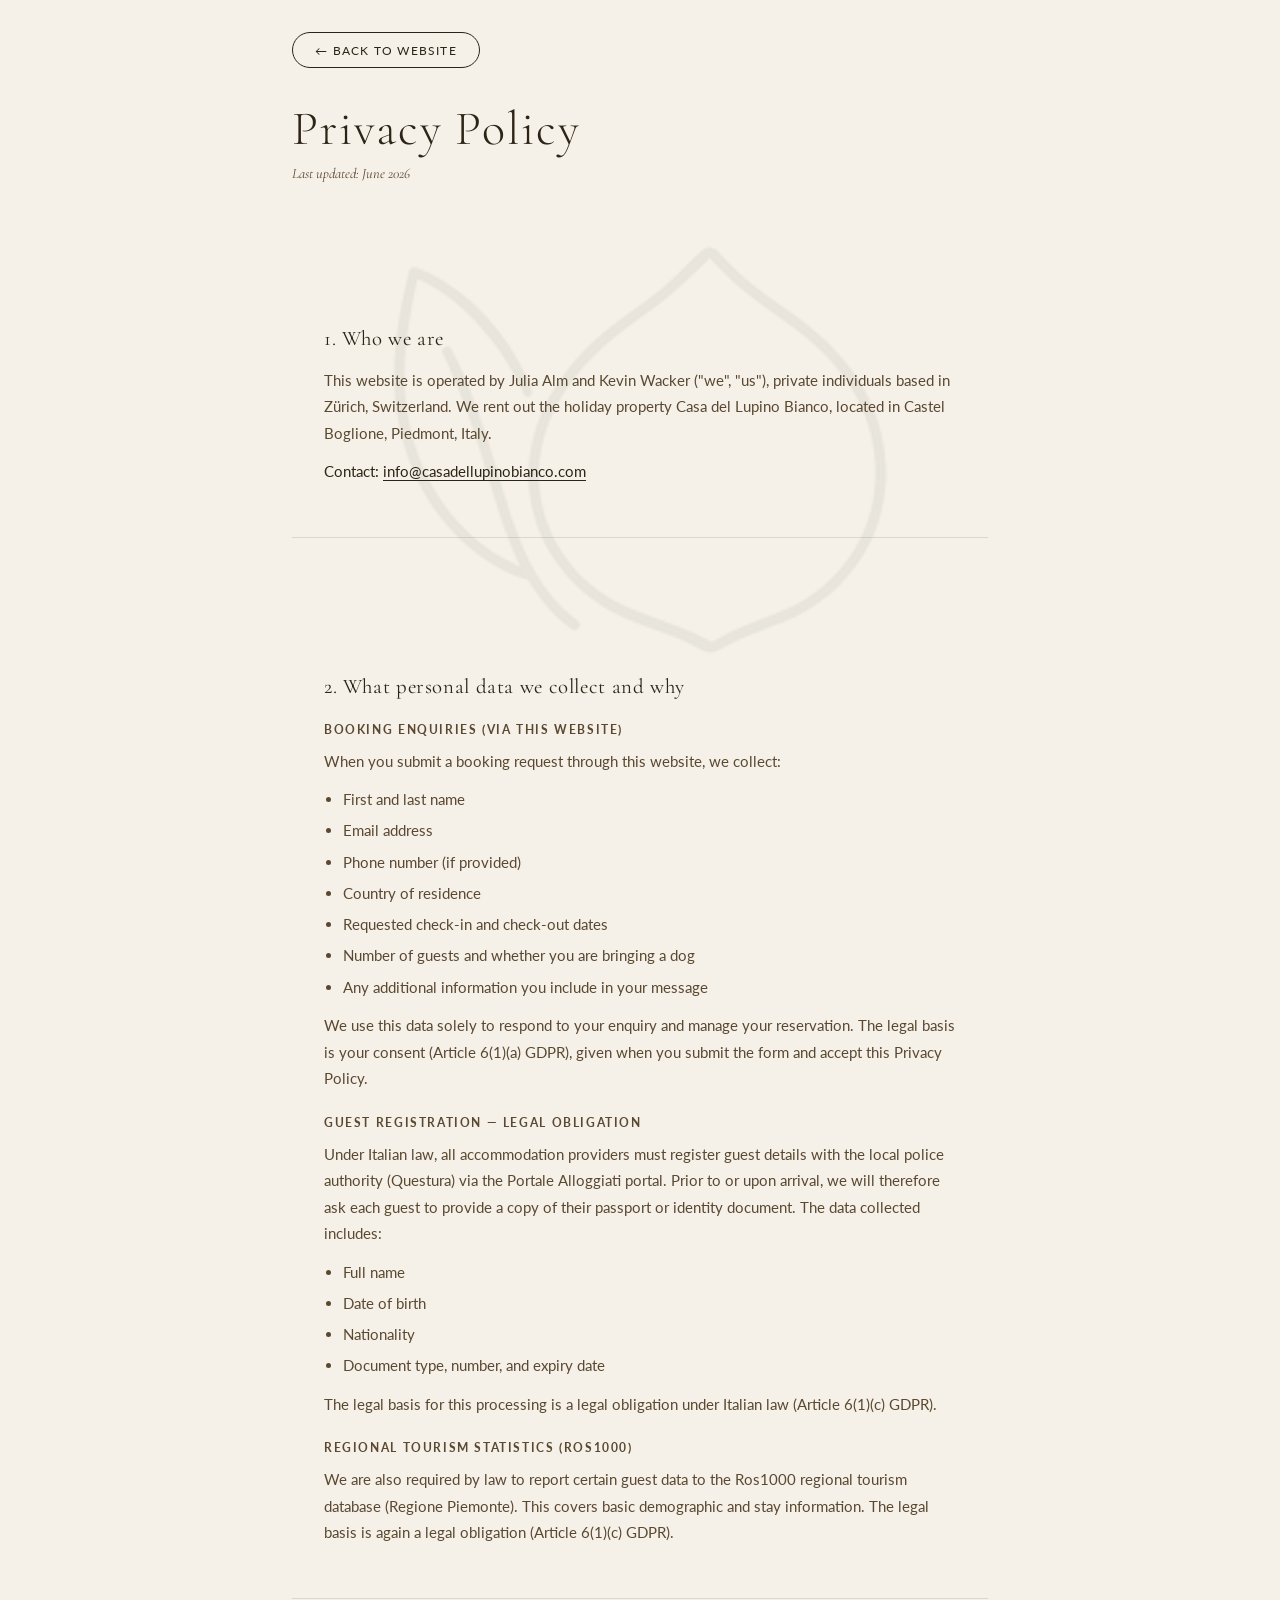
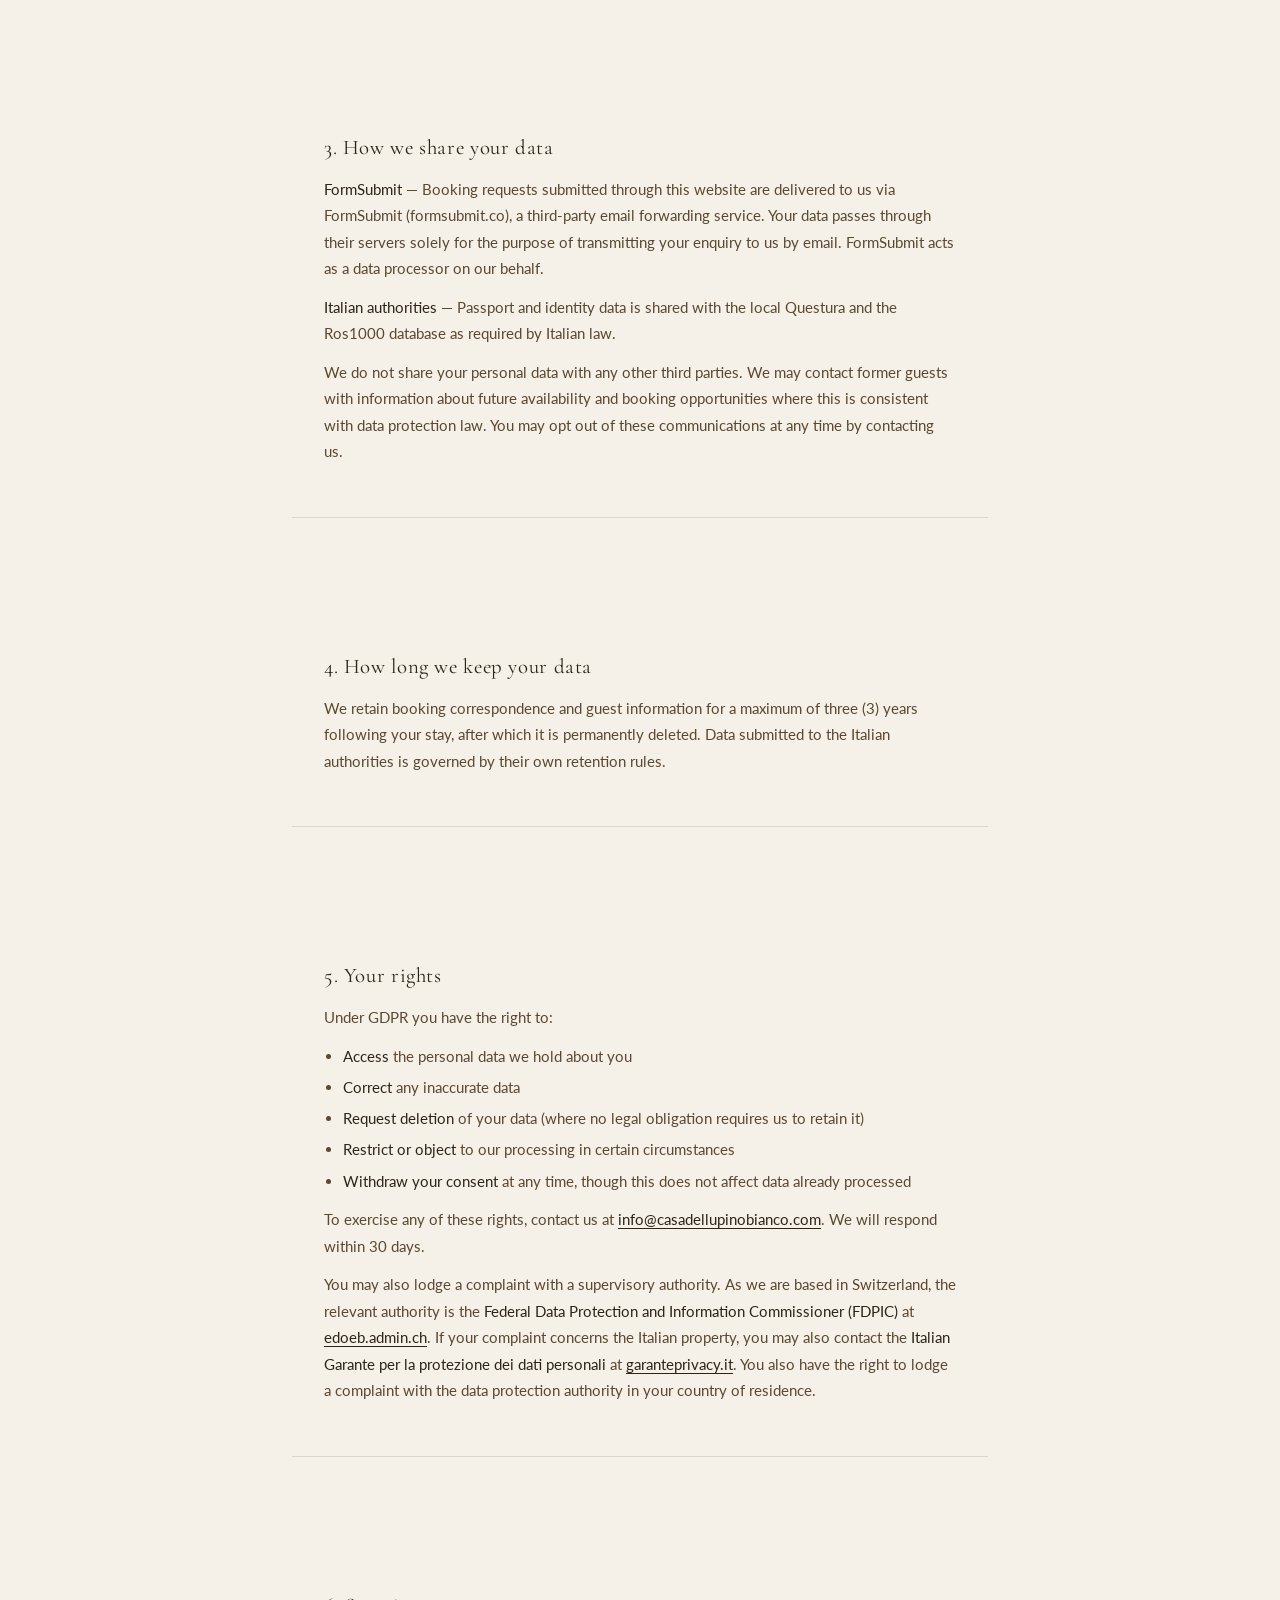
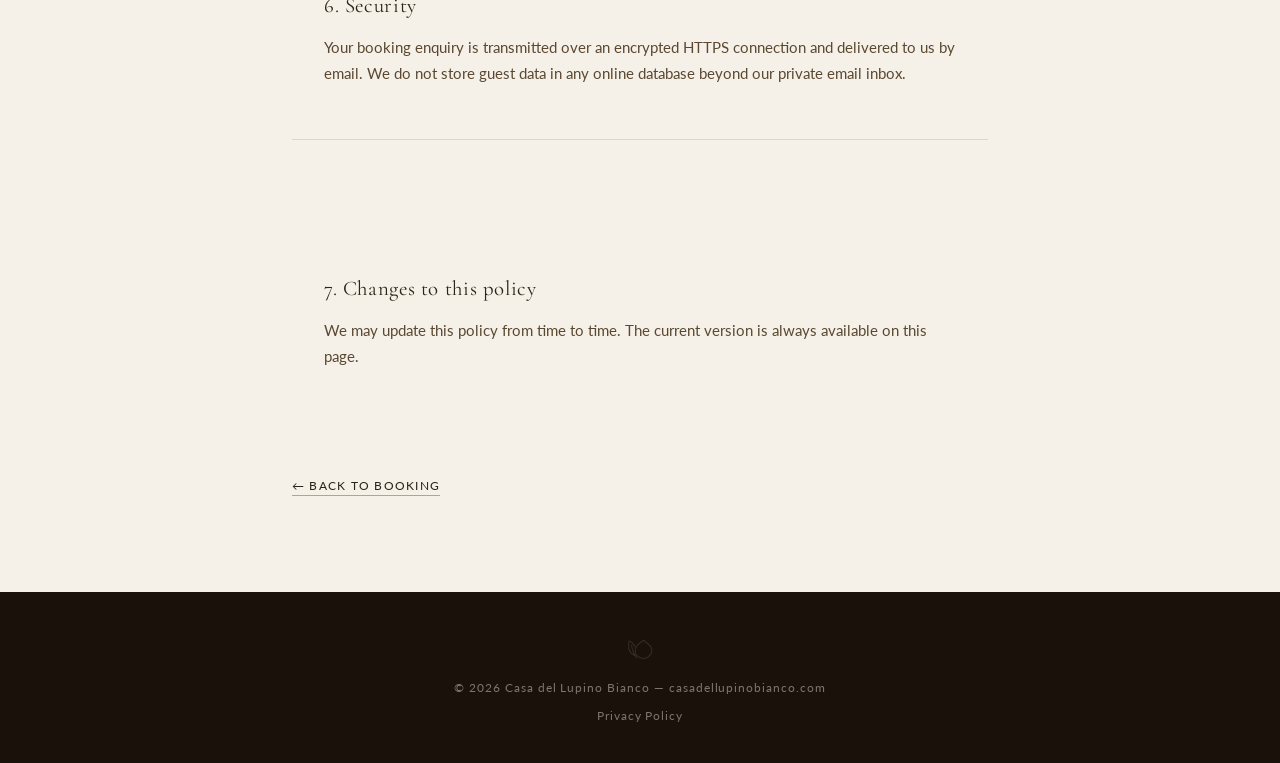
<file: privacy-policy.html>
<!DOCTYPE html>
<html lang="en">
<head>
  <meta charset="UTF-8" />
  <meta name="viewport" content="width=device-width, initial-scale=1.0" />
  <title>Privacy Policy — Casa del Lupino Bianco</title>
  <meta name="robots" content="noindex" />

  <link rel="icon" type="image/png" sizes="192x192" href="images/favicon-192.png" />
  <link rel="apple-touch-icon" href="images/apple-touch-icon.png" />
  <link rel="manifest" href="site.webmanifest" />
  <meta name="theme-color" content="#1c3e29" />

  <link rel="preconnect" href="https://fonts.googleapis.com" />
  <link rel="preconnect" href="https://fonts.gstatic.com" crossorigin />
  <link href="https://fonts.googleapis.com/css2?family=Cormorant+Garamond:ital,wght@0,300;0,400;0,600;1,300;1,400&family=Lato:wght@300;400&display=swap" rel="stylesheet" />
  <link rel="stylesheet" href="css/style.css?v=41" />
</head>
<body class="policy-body">

  <img src="images/logo-watermark.png" alt="" class="policy-watermark" aria-hidden="true">

  <div class="policy-topbar">
    <a href="index.html" class="policy-home-btn">&#8592; Back to Website</a>
  </div>

  <main class="policy-page">
    <h1>Privacy Policy</h1>
    <p class="policy-updated">Last updated: June 2026</p>

    <section class="policy-section">
      <h2>1. Who we are</h2>
      <p>This website is operated by Julia Alm and Kevin Wacker ("we", "us"), private individuals based in Zürich, Switzerland. We rent out the holiday property Casa del Lupino Bianco, located in Castel Boglione, Piedmont, Italy.</p>
      <p><strong>Contact:</strong> <a href="mailto:info@casadellupinobianco.com">info@casadellupinobianco.com</a></p>
    </section>

    <section class="policy-section">
      <h2>2. What personal data we collect and why</h2>

      <h3>Booking enquiries (via this website)</h3>
      <p>When you submit a booking request through this website, we collect:</p>
      <ul>
        <li>First and last name</li>
        <li>Email address</li>
        <li>Phone number (if provided)</li>
        <li>Country of residence</li>
        <li>Requested check-in and check-out dates</li>
        <li>Number of guests and whether you are bringing a dog</li>
        <li>Any additional information you include in your message</li>
      </ul>
      <p>We use this data solely to respond to your enquiry and manage your reservation. The legal basis is your consent (Article 6(1)(a) GDPR), given when you submit the form and accept this Privacy Policy.</p>

      <h3>Guest registration — legal obligation</h3>
      <p>Under Italian law, all accommodation providers must register guest details with the local police authority (Questura) via the Portale Alloggiati portal. Prior to or upon arrival, we will therefore ask each guest to provide a copy of their passport or identity document. The data collected includes:</p>
      <ul>
        <li>Full name</li>
        <li>Date of birth</li>
        <li>Nationality</li>
        <li>Document type, number, and expiry date</li>
      </ul>
      <p>The legal basis for this processing is a legal obligation under Italian law (Article 6(1)(c) GDPR).</p>

      <h3>Regional tourism statistics (Ros1000)</h3>
      <p>We are also required by law to report certain guest data to the Ros1000 regional tourism database (Regione Piemonte). This covers basic demographic and stay information. The legal basis is again a legal obligation (Article 6(1)(c) GDPR).</p>
    </section>

    <section class="policy-section">
      <h2>3. How we share your data</h2>
      <p><strong>FormSubmit</strong> — Booking requests submitted through this website are delivered to us via FormSubmit (formsubmit.co), a third-party email forwarding service. Your data passes through their servers solely for the purpose of transmitting your enquiry to us by email. FormSubmit acts as a data processor on our behalf.</p>
      <p><strong>Italian authorities</strong> — Passport and identity data is shared with the local Questura and the Ros1000 database as required by Italian law.</p>
      <p>We do not share your personal data with any other third parties. We may contact former guests with information about future availability and booking opportunities where this is consistent with data protection law. You may opt out of these communications at any time by contacting us.</p>
    </section>

    <section class="policy-section">
      <h2>4. How long we keep your data</h2>
      <p>We retain booking correspondence and guest information for a maximum of three (3) years following your stay, after which it is permanently deleted. Data submitted to the Italian authorities is governed by their own retention rules.</p>
    </section>

    <section class="policy-section">
      <h2>5. Your rights</h2>
      <p>Under GDPR you have the right to:</p>
      <ul>
        <li><strong>Access</strong> the personal data we hold about you</li>
        <li><strong>Correct</strong> any inaccurate data</li>
        <li><strong>Request deletion</strong> of your data (where no legal obligation requires us to retain it)</li>
        <li><strong>Restrict or object</strong> to our processing in certain circumstances</li>
        <li><strong>Withdraw your consent</strong> at any time, though this does not affect data already processed</li>
      </ul>
      <p>To exercise any of these rights, contact us at <a href="mailto:info@casadellupinobianco.com">info@casadellupinobianco.com</a>. We will respond within 30 days.</p>
      <p>You may also lodge a complaint with a supervisory authority. As we are based in Switzerland, the relevant authority is the <strong>Federal Data Protection and Information Commissioner (FDPIC)</strong> at <a href="https://www.edoeb.admin.ch" target="_blank" rel="noopener">edoeb.admin.ch</a>. If your complaint concerns the Italian property, you may also contact the <strong>Italian Garante per la protezione dei dati personali</strong> at <a href="https://www.garanteprivacy.it" target="_blank" rel="noopener">garanteprivacy.it</a>. You also have the right to lodge a complaint with the data protection authority in your country of residence.</p>
    </section>

    <section class="policy-section">
      <h2>6. Security</h2>
      <p>Your booking enquiry is transmitted over an encrypted HTTPS connection and delivered to us by email. We do not store guest data in any online database beyond our private email inbox.</p>
    </section>

    <section class="policy-section">
      <h2>7. Changes to this policy</h2>
      <p>We may update this policy from time to time. The current version is always available on this page.</p>
    </section>

    <a href="index.html#booking" class="policy-back">&#8592; Back to Booking</a>
  </main>

  <!-- FOOTER -->
  <footer>
    <img src="images/logo.png" alt="Casa del Lupino Bianco" class="footer-logo" />
    <p>&copy; <span id="year"></span> Casa del Lupino Bianco &mdash; casadellupinobianco.com</p>
    <p><a href="privacy-policy.html" class="footer-privacy-link">Privacy Policy</a></p>
  </footer>

  <script>
    document.getElementById('year').textContent = new Date().getFullYear();
  </script>
</body>
</html>
</file>
<file: css/style.css>
/* ─── Variables ─────────────────────────────────────────── */
:root {
  --cream:   #F5F0E8;
  --cream2:  #EDE6D8;
  --gold-lt: #C4A84F;
  --brown:   #2C2416;
  --brown-lt:#5A4830;
  --white:   #FFFFFF;
  --nav-h:   72px;
  --serif:   'Cormorant Garamond', Georgia, serif;
  --sans:    'Lato', system-ui, sans-serif;
  --ease:    cubic-bezier(0.25, 0.46, 0.45, 0.94);
}

/* ─── Reset ─────────────────────────────────────────────── */
*, *::before, *::after { box-sizing: border-box; margin: 0; padding: 0; }
html { scroll-behavior: smooth; }
body {
  font-family: var(--sans);
  background: var(--cream);
  color: var(--brown);
  overflow-x: hidden;
}
img { display: block; max-width: 100%; }
a { color: inherit; text-decoration: none; }
address { font-style: normal; }

/* ─── Nav ───────────────────────────────────────────────── */
#nav {
  position: fixed;
  top: 0; left: 0; right: 0;
  z-index: 100;
  transition: background 0.4s var(--ease), box-shadow 0.4s var(--ease);
}
#nav.scrolled {
  background: rgba(245, 240, 232, 0.96);
  box-shadow: 0 1px 20px rgba(44,36,22,0.10);
  backdrop-filter: blur(6px);
}
.nav-inner {
  max-width: 1300px;
  margin: 0 auto;
  height: var(--nav-h);
  padding: 0 2rem;
  display: flex;
  align-items: center;
  justify-content: space-between;
}
.nav-logo {
  display: flex;
  align-items: center;
  gap: 0.7rem;
}
.logo-mark {
  position: relative;
  display: block;
  width: 34px;
  height: 28px;
  perspective: 700px;
  perspective-origin: 63% 50%;
}
.logo-mark img {
  position: absolute;
  top: 0;
  left: 0;
  width: 100%;
  height: 100%;
  filter: brightness(0) invert(1) sepia(5%) brightness(0.97);
  transition: filter 0.3s;
}
#nav.scrolled .logo-mark img { filter: none; }
.logo-leaf {
  z-index: 1;
  transform-origin: 37% 91%;
}
.logo-nut {
  z-index: 2;
  transform-style: preserve-3d;
  transform-origin: 63% 50%;
}
.nav-logo:hover .logo-leaf {
  animation: nav-logo-sway 4.5s ease-in-out infinite;
}
.nav-logo:hover .logo-nut {
  animation: nav-logo-spin 4.5s linear infinite;
}
@keyframes nav-logo-sway {
  0%, 100% { transform: rotate(0deg); }
  50%      { transform: rotate(-7deg); }
}
@keyframes nav-logo-spin {
  from { transform: rotateY(0deg); }
  to   { transform: rotateY(360deg); }
}
@media (prefers-reduced-motion: reduce) {
  .nav-logo:hover .logo-leaf,
  .nav-logo:hover .logo-nut {
    animation: none;
  }
}
.nav-logo span {
  font-family: var(--serif);
  font-size: 1.15rem;
  font-weight: 400;
  letter-spacing: 0.04em;
  color: var(--cream);
  transition: color 0.3s;
  white-space: nowrap;
}
#nav.scrolled .nav-logo span { color: var(--brown); }

#nav nav {
  display: flex;
  gap: 2.5rem;
}
#nav nav a {
  font-family: var(--sans);
  font-size: 0.78rem;
  font-weight: 400;
  letter-spacing: 0.14em;
  text-transform: uppercase;
  color: var(--cream);
  position: relative;
  transition: color 0.3s;
}
#nav.scrolled nav a { color: var(--brown); }
#nav nav a::after {
  content: '';
  position: absolute;
  bottom: -3px; left: 0; right: 0;
  height: 1px;
  background: var(--gold-lt);
  transform: scaleX(0);
  transition: transform 0.3s var(--ease);
}
#nav nav a:hover::after { transform: scaleX(1); }

.burger {
  display: none;
  background: none;
  border: none;
  font-size: 1.5rem;
  color: var(--cream);
  cursor: pointer;
  transition: color 0.3s;
}
#nav.scrolled .burger { color: var(--brown); }

.mobile-menu {
  display: none;
  flex-direction: column;
  background: rgba(245,240,232,0.97);
  padding: 1rem 2rem 1.5rem;
  gap: 1.2rem;
  backdrop-filter: blur(6px);
}
.mobile-menu a {
  font-size: 0.85rem;
  letter-spacing: 0.12em;
  text-transform: uppercase;
  color: var(--brown);
}
.mobile-menu.open { display: flex; }

/* ─── Hero ──────────────────────────────────────────────── */
#hero {
  position: relative;
  height: 100vh;
  min-height: 600px;
  display: flex;
  align-items: center;
  justify-content: center;
  overflow: hidden;
}
.hero-video {
  position: absolute;
  inset: 0;
  width: 100%;
  height: 100%;
  object-fit: cover;
  object-position: center;
}
.hero-overlay {
  position: absolute;
  inset: 0;
  background: linear-gradient(
    to bottom,
    rgba(20,14,6,0.35) 0%,
    rgba(20,14,6,0.20) 50%,
    rgba(20,14,6,0.55) 100%
  );
}
.hero-content {
  position: relative;
  text-align: center;
  color: var(--cream);
  padding: 0 1.5rem;
  display: flex;
  flex-direction: column;
  align-items: center;
  gap: 1rem;
}
.hero-logo {
  width: 90px;
  filter: invert(1) brightness(2);
  margin-bottom: 0.5rem;
}
.hero-content h1 {
  font-family: var(--serif);
  font-weight: 300;
  font-size: clamp(2.4rem, 6vw, 5rem);
  letter-spacing: 0.06em;
  line-height: 1.1;
  text-shadow: 0 2px 20px rgba(0,0,0,0.3);
}
.hero-tagline {
  font-family: var(--serif);
  font-style: italic;
  font-size: clamp(1rem, 2.5vw, 1.35rem);
  font-weight: 300;
  letter-spacing: 0.08em;
  opacity: 0.9;
}
.btn-outline {
  display: inline-block;
  margin-top: 0.8rem;
  padding: 0.75rem 2.4rem;
  border: 1px solid rgba(255,255,255,0.7);
  font-family: var(--sans);
  font-size: 0.75rem;
  letter-spacing: 0.18em;
  text-transform: uppercase;
  color: var(--cream);
  transition: background 0.3s, border-color 0.3s;
}
.btn-outline:hover {
  background: rgba(255,255,255,0.15);
  border-color: var(--white);
}
.scroll-hint {
  position: absolute;
  bottom: 2rem;
  left: 50%;
  transform: translateX(-50%);
  font-size: 2rem;
  color: rgba(245,240,232,0.6);
  animation: bounce 2.2s infinite;
  line-height: 1;
}
@keyframes bounce {
  0%, 100% { transform: translateX(-50%) translateY(0); opacity: 0.6; }
  50%       { transform: translateX(-50%) translateY(6px); opacity: 1; }
}

/* ─── Section shared ────────────────────────────────────── */
section { padding: 6rem 2rem; }
.section-header {
  text-align: center;
  max-width: 640px;
  margin: 0 auto 3.5rem;
}
.section-header h2 {
  font-family: var(--serif);
  font-weight: 300;
  font-size: clamp(2rem, 4vw, 3rem);
  letter-spacing: 0.04em;
  color: var(--brown);
  margin-bottom: 0.8rem;
}
.section-sub {
  font-family: var(--serif);
  font-style: italic;
  font-size: 1.05rem;
  color: var(--brown-lt);
  line-height: 1.7;
}

.key-highlights {
  font-family: var(--sans);
  font-size: 1rem;
  letter-spacing: 0.04em;
  color: var(--brown);
  margin-bottom: 1rem;
}

/* ─── Filter bar ────────────────────────────────────────── */
.filter-bar {
  display: flex;
  flex-wrap: wrap;
  justify-content: center;
  gap: 0.5rem;
  margin: 0 auto 2.5rem;
  max-width: 1300px;
}
.filter-btn {
  background: none;
  border: 1px solid var(--brown-lt);
  padding: 0.45rem 1.2rem;
  font-family: var(--sans);
  font-size: 0.72rem;
  letter-spacing: 0.12em;
  text-transform: uppercase;
  color: var(--brown-lt);
  cursor: pointer;
  transition: background 0.25s, color 0.25s, border-color 0.25s;
}
.filter-btn:hover,
.filter-btn.active {
  background: var(--brown);
  border-color: var(--brown);
  color: var(--cream);
}

/* ─── Carousel ──────────────────────────────────────────── */
.gallery-carousel-wrap {
  max-width: 1300px;
  margin: 0 auto;
  display: flex;
  align-items: center;
}

.carousel-viewport {
  flex: 1;
  overflow: hidden;
  min-width: 0;
}

.carousel-track {
  display: flex;
  gap: 12px;
}

.carousel-slide {
  flex: 0 0 calc((100% - 24px) / 3);
  height: 380px;
  overflow: hidden;
  cursor: pointer;
  position: relative;
}

.carousel-slide img {
  width: 100%;
  height: 100%;
  object-fit: cover;
  transition: transform 0.5s var(--ease), filter 0.4s;
  filter: brightness(0.97);
}

.carousel-slide:hover img {
  transform: scale(1.03);
  filter: brightness(1.04);
}

.carousel-arrow {
  background: none;
  border: 1px solid var(--brown-lt);
  color: var(--brown);
  font-size: 2.5rem;
  width: 48px;
  height: 48px;
  cursor: pointer;
  flex-shrink: 0;
  display: flex;
  align-items: center;
  justify-content: center;
  transition: background 0.25s, color 0.25s, border-color 0.25s;
  padding: 0;
  line-height: 1;
}

.carousel-arrow:hover:not(:disabled) {
  background: var(--brown);
  border-color: var(--brown);
  color: var(--cream);
}

.carousel-arrow:disabled {
  opacity: 0.25;
  cursor: default;
}

.carousel-prev { margin-right: 1rem; }
.carousel-next { margin-left: 1rem; }

.carousel-counter {
  text-align: center;
  margin: 0.8rem auto 0;
  font-family: var(--sans);
  font-size: 0.7rem;
  letter-spacing: 0.1em;
  text-transform: uppercase;
  color: var(--brown-lt);
}

.carousel-mobile-nav { display: none; }

/* ─── Show-all button (in filter bar) ───────────────────── */
.show-all-btn {
  display: inline-flex;
  align-items: center;
  gap: 0.2rem;
}

.show-all-chevron {
  display: inline-block;
  transition: transform 0.3s;
  font-size: 1.1rem;
  line-height: 1;
}

.show-all-btn.active .show-all-chevron {
  transform: rotate(180deg);
}

/* ─── Gallery expanded (Show all grid) ──────────────────── */
.gallery-expanded {
  display: none;
  margin-top: 2.5rem;
  max-width: 1300px;
  margin-left: auto;
  margin-right: auto;
}

.gallery-expanded.open {
  display: block;
}

.gallery {
  columns: 3;
  column-gap: 12px;
}

.gallery-item {
  break-inside: avoid;
  margin-bottom: 12px;
  overflow: hidden;
  cursor: pointer;
  position: relative;
}

.gallery-item img {
  width: 100%;
  height: auto;
  transition: transform 0.5s var(--ease), filter 0.4s;
  filter: brightness(0.97);
}

.gallery-item:hover img {
  transform: scale(1.03);
  filter: brightness(1.04);
}

/* ─── Activities ────────────────────────────────────────── */
.activities-map-wrap {
  max-width: 1000px;
  margin: 0 auto 4rem;
  box-shadow: 0 4px 30px rgba(44,36,22,0.12);
}
.activities-map {
  width: 100%;
  height: auto;
}

.regions-grid {
  display: grid;
  grid-template-columns: repeat(3, 1fr);
  gap: 1.5rem;
  max-width: 1200px;
  margin: 0 auto;
}
.region-card {
  background: var(--cream2);
  padding: 2rem 1.6rem;
  display: flex;
  flex-direction: column;
  align-items: center;
  gap: 1rem;
  text-align: center;
  transition: box-shadow 0.3s var(--ease);
  min-height: 100%;
}
.region-card:hover {
  box-shadow: 0 6px 24px rgba(44,36,22,0.10);
}
.region-logo {
  height: 72px;
  width: auto;
  object-fit: contain;
}
.region-card h3 {
  font-family: var(--serif);
  font-weight: 400;
  font-size: 1.2rem;
  letter-spacing: 0.03em;
  color: var(--brown);
}
.region-card ul a {
  text-decoration: underline;
  text-underline-offset: 3px;
}
.region-card ul {
  list-style: none;
  display: flex;
  flex-direction: column;
  gap: 0.55rem;
  text-align: left;
}
.region-card ul li {
  font-size: 0.88rem;
  line-height: 1.65;
  color: var(--brown-lt);
  padding-left: 1rem;
  position: relative;
}
.region-card ul li::before {
  content: '—';
  position: absolute;
  left: 0;
  color: var(--gold-lt);
  font-size: 0.75rem;
  top: 0.1em;
}

@media (max-width: 900px) {
  .regions-grid { grid-template-columns: repeat(2, 1fr); }
  .region-card { padding: 1.6rem 1.25rem; }
}
@media (max-width: 560px) {
  .regions-grid { grid-template-columns: 1fr; gap: 1rem; }
  .region-card {
    padding: 1.4rem 1rem;
    gap: 0.8rem;
  }
  .region-logo { height: 60px; }
  .region-card h3 {
    font-size: 1.08rem;
    line-height: 1.3;
  }
  .region-card ul {
    gap: 0.45rem;
    width: 100%;
  }
  .region-card ul li {
    font-size: 0.8rem;
    line-height: 1.5;
    padding-left: 0.9rem;
  }
}

/* ─── Rental ────────────────────────────────────────────── */
#rental { background: var(--cream2); padding-bottom: 3rem; }
.rental-illustration {
  display: flex;
  justify-content: center;
  margin-bottom: 3rem;
}
.rental-illustration img {
  width: 280px;
  max-width: 100%;
  opacity: 0.9;
}
.rental-address {
  font-style: normal;
}
.rental-detail a.rental-address-link {
  display: inline-block;
  margin-left: 0.3em;
  color: var(--brown);
  text-decoration: underline;
  text-underline-offset: 3px;
  white-space: nowrap;
}
.rental-info {
  max-width: 900px;
  margin: 0 auto;
}
.rental-row {
  display: grid;
  grid-template-columns: 160px 1fr;
  gap: 2.5rem;
  padding: 1.75rem 0;
  border-bottom: 1px solid rgba(101,67,33,0.2);
}
.rental-row:first-child {
  border-top: 1px solid rgba(101,67,33,0.2);
}
.rental-label {
  font-family: var(--serif);
  font-weight: 400;
  font-size: 1.05rem;
  color: var(--brown);
  letter-spacing: 0.03em;
  padding-top: 0.1rem;
}
.rental-detail {
  font-size: 0.92rem;
  line-height: 1.8;
  color: var(--brown-lt);
}
.rental-detail a {
  color: var(--brown);
  text-decoration: underline;
  text-underline-offset: 3px;
}
.amenities-list {
  display: flex;
  flex-wrap: wrap;
  gap: 1.5rem;
  align-items: flex-start;
}
.amenity-item {
  font-size: 0.92rem;
  line-height: 1.6;
  color: var(--brown-lt);
  min-width: fit-content;
  display: flex;
  align-items: center;
  gap: 0.6rem;
}
.amenity-item img {
  width: 1rem;
  height: 1rem;
  object-fit: contain;
  flex-shrink: 0;
  opacity: 0.7;
}
.amenity-toggle {
  background: none;
  border: none;
  color: var(--brown);
  cursor: pointer;
  text-decoration: underline;
  text-underline-offset: 3px;
  font-size: 0.92rem;
  padding: 0;
  font-family: inherit;
  white-space: nowrap;
  display: block;
  margin-top: 1rem;
}

/* ─── Amenities categorised (expanded) ─────────────────── */
#amenitiesPreview.hidden { display: none; }

.amenities-full { display: none; }
.amenities-full.show { display: block; }

.amenity-category-group { margin-bottom: 2rem; }
.amenity-category-group:last-of-type { margin-bottom: 0; }

.amenity-category-title {
  font-family: var(--sans);
  font-size: 0.63rem;
  font-weight: 400;
  letter-spacing: 0.2em;
  text-transform: uppercase;
  color: var(--brown-lt);
  margin-bottom: 1.2rem;
  padding-bottom: 0.45rem;
  border-bottom: 1px solid rgba(101,67,33,0.15);
}

.amenity-tiles {
  display: flex;
  flex-wrap: wrap;
  gap: 1.2rem 2rem;
}

.amenity-tile {
  display: flex;
  flex-direction: row;
  align-items: center;
  gap: 0.6rem;
}

.amenity-tile img {
  width: 1rem;
  height: 1rem;
  object-fit: contain;
  flex-shrink: 0;
  opacity: 0.7;
  max-width: none;
}

.amenity-tile span {
  font-size: 0.92rem;
  line-height: 1.6;
  color: var(--brown-lt);
}

/* ─── Booking ───────────────────────────────────────────── */
#booking { background: var(--cream2); padding-top: 3rem; }

/* ─── Date Picker (Airbnb-style) ───────────────────────────── */
.date-picker-container {
  display: flex;
  flex-direction: column;
}
.date-picker-row {
  display: inline-flex;
}
.date-box {
  display: flex;
  align-items: center;
  justify-content: space-between;
  gap: 0.75rem;
  padding: 0.85rem 1.1rem;
  min-width: 175px;
  background: var(--cream);
  border: 1px solid rgba(101,67,33,0.28);
  cursor: pointer;
  transition: border-color 0.2s;
  user-select: none;
}
.date-box + .date-box { margin-left: -1px; }
.date-box:hover { border-color: rgba(101,67,33,0.55); z-index: 1; }
.date-box--active {
  border: 2px solid var(--brown);
  position: relative;
  z-index: 2;
}
.date-box--error { border-color: #b33 !important; border-width: 2px !important; }
.date-box__inner {
  display: flex;
  flex-direction: column;
  gap: 0.3rem;
  pointer-events: none;
}
.date-box__label {
  font-family: var(--sans);
  font-size: 0.65rem;
  letter-spacing: 0.12em;
  text-transform: uppercase;
  font-weight: 600;
  color: var(--brown);
}
.date-box__value {
  font-family: var(--sans);
  font-size: 0.95rem;
  color: var(--brown-lt);
}
.date-box__value--set { color: var(--brown); }
.date-box__clear {
  background: none;
  border: none;
  font-size: 1.1rem;
  line-height: 1;
  color: var(--brown-lt);
  cursor: pointer;
  padding: 0.25rem 0.4rem;
  transition: background 0.2s, color 0.2s;
  flex-shrink: 0;
}
.date-box__clear:hover { color: var(--brown); }

/* Invisible flatpickr anchor — flatpickr needs an input element but we don't show it */
.date-range-flatpickr-input {
  position: absolute;
  width: 0;
  height: 0;
  opacity: 0;
  border: none;
  padding: 0;
  pointer-events: none;
}

/* Flatpickr popup calendar — themed to match the site palette */
.flatpickr-calendar {
  font-family: var(--sans);
  box-shadow: 0 8px 32px rgba(44,36,22,0.18);
  border-radius: 0;
  border: 1px solid rgba(101,67,33,0.18);
  background: var(--cream);
}
.flatpickr-day.selected,
.flatpickr-day.selected:hover,
.flatpickr-day.startRange,
.flatpickr-day.startRange:hover,
.flatpickr-day.endRange,
.flatpickr-day.endRange:hover {
  background: var(--brown);
  border-color: var(--brown);
  color: var(--cream);
}
.flatpickr-day.inRange,
.flatpickr-day.inRange:hover {
  background: rgba(101,67,33,0.1);
  border-color: rgba(101,67,33,0.08);
  box-shadow: -5px 0 0 rgba(101,67,33,0.1), 5px 0 0 rgba(101,67,33,0.1);
  color: var(--brown);
}
.flatpickr-day:hover:not(.selected):not(.startRange):not(.endRange):not(.inRange) {
  background: var(--cream2);
}
.flatpickr-day.today { border-color: var(--gold-lt); }
.flatpickr-day.flatpickr-disabled,
.flatpickr-day.flatpickr-disabled:hover {
  color: rgba(101,67,33,0.22);
  background: none;
  cursor: not-allowed;
}
.flatpickr-day.not-saturday {
  color: rgba(101,67,33,0.18) !important;
  cursor: default !important;
}
.flatpickr-day.not-saturday:hover { background: none !important; }
.flatpickr-day.not-saturday.inRange,
.flatpickr-day.not-saturday.inRange:hover {
  background: rgba(101,67,33,0.1) !important;
  border-color: rgba(101,67,33,0.08) !important;
  box-shadow: -5px 0 0 rgba(101,67,33,0.1), 5px 0 0 rgba(101,67,33,0.1) !important;
}
.flatpickr-day.is-booked,
.flatpickr-day.is-booked:hover {
  background: rgba(160,50,50,0.07) !important;
  color: rgba(160,50,50,0.7) !important;
  cursor: not-allowed !important;
}
.flatpickr-day.is-booked.startRange,
.flatpickr-day.is-booked.startRange:hover,
.flatpickr-day.is-booked.endRange,
.flatpickr-day.is-booked.endRange:hover {
  background: var(--brown) !important;
  color: var(--cream) !important;
  cursor: pointer !important;
}
.flatpickr-months .flatpickr-month,
.flatpickr-current-month .flatpickr-monthDropdown-months,
.flatpickr-weekdays { background: var(--cream); }
span.flatpickr-weekday { color: var(--brown-lt); }
.flatpickr-current-month .flatpickr-monthDropdown-months,
.flatpickr-current-month input.cur-year { color: var(--brown); }
.flatpickr-months .flatpickr-prev-month:hover svg,
.flatpickr-months .flatpickr-next-month:hover svg { fill: var(--brown); }

.booking-form {
  max-width: 720px;
  margin: 0 auto;
  display: flex;
  flex-direction: column;
  gap: 2.75rem;
}
.booking-form[hidden] { display: none; }
.form-section {
  display: flex;
  flex-direction: column;
  gap: 1.5rem;
}
.form-section-title {
  font-family: var(--serif);
  font-weight: 400;
  font-size: 1.2rem;
  letter-spacing: 0.03em;
  color: var(--brown);
  padding-bottom: 0.7rem;
  border-bottom: 1px solid rgba(101,67,33,0.2);
}
.form-row {
  display: grid;
  grid-template-columns: 1fr 1fr;
  gap: 1.5rem;
}
.form-field {
  display: flex;
  flex-direction: column;
  gap: 0.55rem;
}
.form-field label {
  font-family: var(--sans);
  font-size: 0.74rem;
  letter-spacing: 0.12em;
  text-transform: uppercase;
  color: var(--brown);
}
.form-field label .optional {
  text-transform: none;
  letter-spacing: normal;
  font-size: 0.78rem;
  color: var(--brown-lt);
}
.form-field input,
.form-field select,
.form-field textarea {
  width: 100%;
  font-family: var(--sans);
  font-size: 0.95rem;
  color: var(--brown);
  background: var(--cream);
  border: 1px solid rgba(101,67,33,0.28);
  padding: 0.75rem 0.95rem;
  transition: border-color 0.25s;
}
.form-field input:focus,
.form-field select:focus,
.form-field textarea:focus {
  outline: none;
  border-color: var(--brown);
}
.form-field textarea {
  resize: vertical;
  min-height: 110px;
  font-family: inherit;
  line-height: 1.6;
}
.form-field select { cursor: pointer; }
.form-field select:disabled { cursor: not-allowed; opacity: 0.6; }
.form-field-narrow select { width: auto; min-width: 6rem; align-self: flex-start; }
.form-field-half input { max-width: calc(50% - 0.75rem); }
@media (max-width: 600px) {
  .form-field-half input { max-width: 100%; }
}
.field-hint {
  font-family: var(--serif);
  font-style: italic;
  font-size: 0.8rem;
  color: var(--brown-lt);
}
.radio-group {
  display: flex;
  flex-wrap: wrap;
  gap: 0.6rem 2rem;
}
.radio-option {
  display: flex;
  align-items: center;
  gap: 0.55rem;
  font-family: var(--sans);
  font-size: 0.92rem;
  color: var(--brown-lt);
  cursor: pointer;
}
.radio-option input { width: auto; accent-color: var(--brown); cursor: pointer; }

.btn-submit {
  align-self: center;
  margin-top: 0.5rem;
  padding: 0.95rem 3.2rem;
  background: var(--brown);
  border: 1px solid var(--brown);
  font-family: var(--sans);
  font-size: 0.78rem;
  letter-spacing: 0.16em;
  text-transform: uppercase;
  color: var(--cream);
  cursor: pointer;
  transition: background 0.3s, color 0.3s, border-color 0.3s;
}
.btn-submit:hover { background: transparent; color: var(--brown); }
.btn-submit:disabled { opacity: 0.55; cursor: default; }

.booking-confirmation {
  max-width: 640px;
  margin: 0 auto;
  text-align: center;
  padding: 3rem 2.2rem;
  border: 1px solid rgba(101,67,33,0.25);
  background: rgba(245,240,232,0.6);
}
.booking-confirmation[hidden] { display: none; }
.booking-confirmation p {
  font-family: var(--serif);
  font-size: 1.15rem;
  line-height: 1.85;
  color: var(--brown-lt);
}
.booking-confirmation p.booking-confirmation-notice {
  margin-top: 1.5rem;
  padding-top: 1.5rem;
  border-top: 1px solid rgba(101,67,33,0.2);
}

/* ─── About Us ──────────────────────────────────────────── */
.about-block {
  max-width: 1000px;
  margin: 0 auto;
  display: grid;
  grid-template-columns: 1fr 1fr;
  gap: 3.5rem;
  align-items: center;
}
.about-image img {
  width: 100%;
  border-radius: 4px;
}
.about-text p {
  font-family: var(--serif);
  font-size: 1.2rem;
  line-height: 1.85;
  color: rgba(245,240,232,0.8);
}
@media (max-width: 800px) {
  .about-block { grid-template-columns: 1fr; gap: 2rem; }
  .about-image img { max-width: 420px; margin: 0 auto; }
}

/* ─── FAQ ───────────────────────────────────────────────── */
.faq-list {
  max-width: 800px;
  margin: 0 auto;
  display: flex;
  flex-direction: column;
}
.faq-item {
  padding: 1.5rem 0;
  border-bottom: 1px solid rgba(101,67,33,0.2);
}
.faq-item:first-child { border-top: 1px solid rgba(101,67,33,0.2); }
.faq-item summary {
  display: flex;
  align-items: center;
  justify-content: space-between;
  gap: 1.5rem;
  font-family: var(--serif);
  font-size: 1.1rem;
  font-weight: 400;
  letter-spacing: 0.02em;
  color: var(--brown);
  cursor: pointer;
  list-style: none;
}
.faq-item summary::-webkit-details-marker { display: none; }
.faq-item summary::after {
  content: '+';
  flex-shrink: 0;
  font-family: var(--sans);
  font-size: 1.3rem;
  line-height: 1;
  color: var(--gold-lt);
}
.faq-item[open] summary::after { content: '\2212'; }
.faq-answer {
  margin-top: 1rem;
  max-width: 680px;
  font-size: 0.92rem;
  line-height: 1.8;
  color: var(--brown-lt);
}

/* ─── Green theme (Pictures, Activities & About Us) ────── */
#pictures, #activities, #about {
  background: #1c3e29;
  color: var(--cream);
}
#pictures .section-header h2,
#activities .section-header h2,
#about .section-header h2 { color: var(--cream); }
#pictures .section-sub,
#activities .section-sub { color: rgba(245,240,232,0.65); }
#pictures .key-highlights { color: rgba(245,240,232,0.85); }

#pictures .filter-btn {
  border-color: rgba(245,240,232,0.35);
  color: rgba(245,240,232,0.75);
}
#pictures .filter-btn:hover,
#pictures .filter-btn.active {
  background: var(--cream);
  border-color: var(--cream);
  color: var(--brown);
}
#pictures .carousel-arrow,
#pictures .carousel-mobile-arrow {
  border-color: rgba(245,240,232,0.35);
  color: var(--cream);
}
#pictures .carousel-arrow:hover:not(:disabled),
#pictures .carousel-mobile-arrow:hover:not(:disabled) {
  background: var(--cream);
  border-color: var(--cream);
  color: var(--brown);
}
#pictures .carousel-counter { color: rgba(245,240,232,0.6); }

/* ─── Contact ───────────────────────────────────────────── */
#contact {
  background: #1c3e29;
  color: var(--cream);
}
#contact .section-header h2 { color: var(--cream); }
#contact .section-sub { color: rgba(245,240,232,0.65); }

.contact-block {
  max-width: 560px;
  margin: 0 auto;
  display: flex;
  flex-direction: column;
  align-items: center;
  gap: 2rem;
}
.contact-item {
  text-align: center;
  display: flex;
  flex-direction: column;
  gap: 0.5rem;
  align-items: center;
}
.contact-label {
  font-size: 0.72rem;
  letter-spacing: 0.18em;
  text-transform: uppercase;
  color: var(--gold-lt);
}
.contact-item a[href^="mailto"] {
  font-family: var(--serif);
  font-size: 1.35rem;
  font-weight: 300;
  color: var(--cream);
  transition: color 0.3s;
}
.contact-item a[href^="mailto"]:hover { color: var(--gold-lt); }
.contact-item address {
  font-family: var(--serif);
  font-size: 1.1rem;
  line-height: 1.8;
  color: rgba(245,240,232,0.85);
}
.map-link {
  display: inline-block;
  margin-top: 0.4rem;
  font-size: 0.78rem;
  letter-spacing: 0.1em;
  text-transform: uppercase;
  color: rgba(245,240,232,0.85);
  border-bottom: 1px solid transparent;
  transition: border-color 0.3s;
}
.map-link:hover { border-color: var(--gold-lt); }

.contact-divider {
  width: 1px;
  height: 60px;
  background: rgba(196,168,79,0.3);
}

/* ─── Footer ────────────────────────────────────────────── */
footer {
  background: #1A120A;
  color: rgba(245,240,232,0.45);
  text-align: center;
  padding: 2.5rem 2rem;
  display: flex;
  flex-direction: column;
  align-items: center;
  gap: 0.8rem;
}
.footer-logo {
  height: 36px;
  width: auto;
  opacity: 0.35;
  filter: invert(1);
}
footer p {
  font-size: 0.75rem;
  letter-spacing: 0.08em;
}

/* ─── Lightbox ──────────────────────────────────────────── */
.lightbox {
  display: none;
  position: fixed;
  inset: 0;
  background: rgba(20,14,6,0.95);
  z-index: 500;
  align-items: center;
  justify-content: center;
}
.lightbox.open { display: flex; }
.lb-img-wrap {
  max-width: 90vw;
  max-height: 90vh;
  display: flex;
  align-items: center;
  justify-content: center;
}
.lb-img-wrap img {
  max-width: 90vw;
  max-height: 90vh;
  object-fit: contain;
  user-select: none;
}
.lb-close, .lb-prev, .lb-next {
  position: absolute;
  background: none;
  border: none;
  color: rgba(245,240,232,0.7);
  cursor: pointer;
  font-size: 2rem;
  transition: color 0.2s;
  line-height: 1;
  padding: 0.5rem;
}
.lb-close:hover, .lb-prev:hover, .lb-next:hover { color: var(--cream); }
.lb-close { top: 1.5rem; right: 1.5rem; font-size: 2.2rem; }
.lb-prev  { left: 1.5rem;  top: 50%; transform: translateY(-50%); font-size: 3rem; }
.lb-next  { right: 1.5rem; top: 50%; transform: translateY(-50%); font-size: 3rem; }

/* ─── Privacy consent checkbox ──────────────────────────── */
.privacy-consent {
  display: flex;
  flex-direction: column;
  gap: 0.5rem;
  max-width: 720px;
  margin: -1rem auto 0;
}
.privacy-consent-label {
  display: flex;
  align-items: flex-start;
  gap: 0.75rem;
  font-family: var(--sans);
  font-size: 0.88rem;
  line-height: 1.65;
  color: var(--brown-lt);
  cursor: pointer;
}
.privacy-consent-label input[type="checkbox"] {
  flex-shrink: 0;
  width: 1rem;
  height: 1rem;
  margin-top: 0.25rem;
  accent-color: var(--brown);
  cursor: pointer;
}
.privacy-consent-label a {
  color: var(--brown);
  text-decoration: underline;
  text-underline-offset: 3px;
}
.privacy-consent-error {
  font-family: var(--sans);
  font-size: 0.8rem;
  color: #b33;
  padding-left: 1.75rem;
}
.privacy-consent-error[hidden] { display: none; }

/* ─── Privacy Policy page ────────────────────────────────── */
body.policy-body {
  position: relative;
  min-height: 100vh;
}
.policy-watermark {
  position: fixed;
  top: 50%;
  left: 50%;
  width: min(60vw, 520px);
  height: auto;
  transform: translate(-50%, -50%);
  opacity: 0.08;
  pointer-events: none;
  z-index: 0;
}
.policy-topbar {
  max-width: 760px;
  margin: 0 auto;
  padding: 2rem 2rem 0;
  position: relative;
  z-index: 1;
}
.policy-home-btn {
  display: inline-flex;
  align-items: center;
  gap: 0.5rem;
  padding: 0.6rem 1.4rem;
  font-family: var(--sans);
  font-size: 0.75rem;
  letter-spacing: 0.1em;
  text-transform: uppercase;
  color: var(--brown);
  border: 1px solid var(--brown);
  border-radius: 999px;
  transition: background 0.3s, color 0.3s;
}
.policy-home-btn:hover { background: var(--brown); color: var(--cream); }
.policy-page {
  max-width: 760px;
  margin: 0 auto;
  padding: 2rem 2rem 6rem;
  position: relative;
  z-index: 1;
}
.policy-page h1 {
  font-family: var(--serif);
  font-weight: 300;
  font-size: clamp(2rem, 4vw, 3rem);
  letter-spacing: 0.04em;
  color: var(--brown);
  margin-bottom: 0.4rem;
}
.policy-updated {
  font-family: var(--serif);
  font-style: italic;
  font-size: 0.9rem;
  color: var(--brown-lt);
  margin-bottom: 3rem;
}
.policy-section {
  margin-bottom: 2.5rem;
  padding-bottom: 2.5rem;
  border-bottom: 1px solid rgba(101,67,33,0.15);
}
.policy-section:last-of-type { border-bottom: none; }
.policy-section h2 {
  font-family: var(--serif);
  font-weight: 400;
  font-size: 1.3rem;
  letter-spacing: 0.03em;
  color: var(--brown);
  margin-bottom: 1rem;
}
.policy-section h3 {
  font-family: var(--sans);
  font-size: 0.72rem;
  letter-spacing: 0.14em;
  text-transform: uppercase;
  color: var(--brown-lt);
  margin: 1.5rem 0 0.75rem;
}
.policy-section p {
  font-size: 0.92rem;
  line-height: 1.8;
  color: var(--brown-lt);
  margin-bottom: 0.75rem;
}
.policy-section ul {
  margin: 0.5rem 0 0.75rem 1.2rem;
  display: flex;
  flex-direction: column;
  gap: 0.3rem;
}
.policy-section ul li {
  font-size: 0.92rem;
  line-height: 1.8;
  color: var(--brown-lt);
}
.policy-section a {
  color: var(--brown);
  text-decoration: underline;
  text-underline-offset: 3px;
}
.policy-section strong { color: var(--brown); font-weight: 400; }
.policy-back {
  display: inline-block;
  margin-top: 1rem;
  font-family: var(--sans);
  font-size: 0.78rem;
  letter-spacing: 0.1em;
  text-transform: uppercase;
  color: var(--brown);
  border-bottom: 1px solid var(--gold-lt);
  padding-bottom: 2px;
  transition: color 0.2s;
}
.policy-back:hover { color: var(--gold-lt); }

/* ─── Footer privacy link ────────────────────────────────── */
.footer-privacy-link {
  font-size: 0.75rem;
  letter-spacing: 0.08em;
  color: rgba(245,240,232,0.45);
  border-bottom: 1px solid transparent;
  transition: color 0.3s, border-color 0.3s;
}
.footer-privacy-link:hover {
  color: rgba(245,240,232,0.75);
  border-color: var(--gold-lt);
}

/* ─── Responsive ─────────────────────────────────────────── */
@media (max-width: 900px) {
  .gallery { columns: 2; }
  .carousel-slide {
    flex: 0 0 calc((100% - 12px) / 2);
    height: 280px;
  }
  #nav nav { display: none; }
  .burger { display: block; }
}
@media (max-width: 600px) {
  .gallery { columns: 1; }
  .carousel-arrow { display: none; }
  /* Extend carousel edge-to-edge */
  .gallery-carousel-wrap {
    margin-left: -2rem;
    margin-right: -2rem;
  }
  /* Native scroll-snap for smooth swipe */
  .carousel-viewport {
    overflow-x: scroll;
    overflow-y: hidden;
    scroll-snap-type: x mandatory;
    -webkit-overflow-scrolling: touch;
    scroll-padding-left: 2rem;
    scrollbar-width: none;
  }
  .carousel-viewport::-webkit-scrollbar { display: none; }
  .carousel-track { padding-left: 2rem; }
  /* 85% width lets the next slide peek; square aspect ratio */
  .carousel-slide { flex: 0 0 85%; aspect-ratio: 1 / 1; height: auto; scroll-snap-align: start; }
  .carousel-mobile-nav {
    display: flex;
    justify-content: center;
    gap: 1.5rem;
    margin-top: 0.75rem;
  }
  .carousel-mobile-arrow {
    background: none;
    border: 1px solid var(--brown-lt);
    color: var(--brown);
    font-size: 2.5rem;
    width: 44px;
    height: 44px;
    cursor: pointer;
    display: flex;
    align-items: center;
    justify-content: center;
    padding: 0;
    line-height: 1;
    transition: background 0.25s, color 0.25s;
  }
  .carousel-mobile-arrow:disabled { opacity: 0.25; cursor: default; }
  .rental-row { grid-template-columns: 1fr; gap: 0.4rem; }
  .form-row { grid-template-columns: 1fr; gap: 1.5rem; }
  .contact-divider { width: 60px; height: 1px; }
  .lb-prev { left: 0.5rem; }
  .lb-next { right: 0.5rem; }
}
</file>
